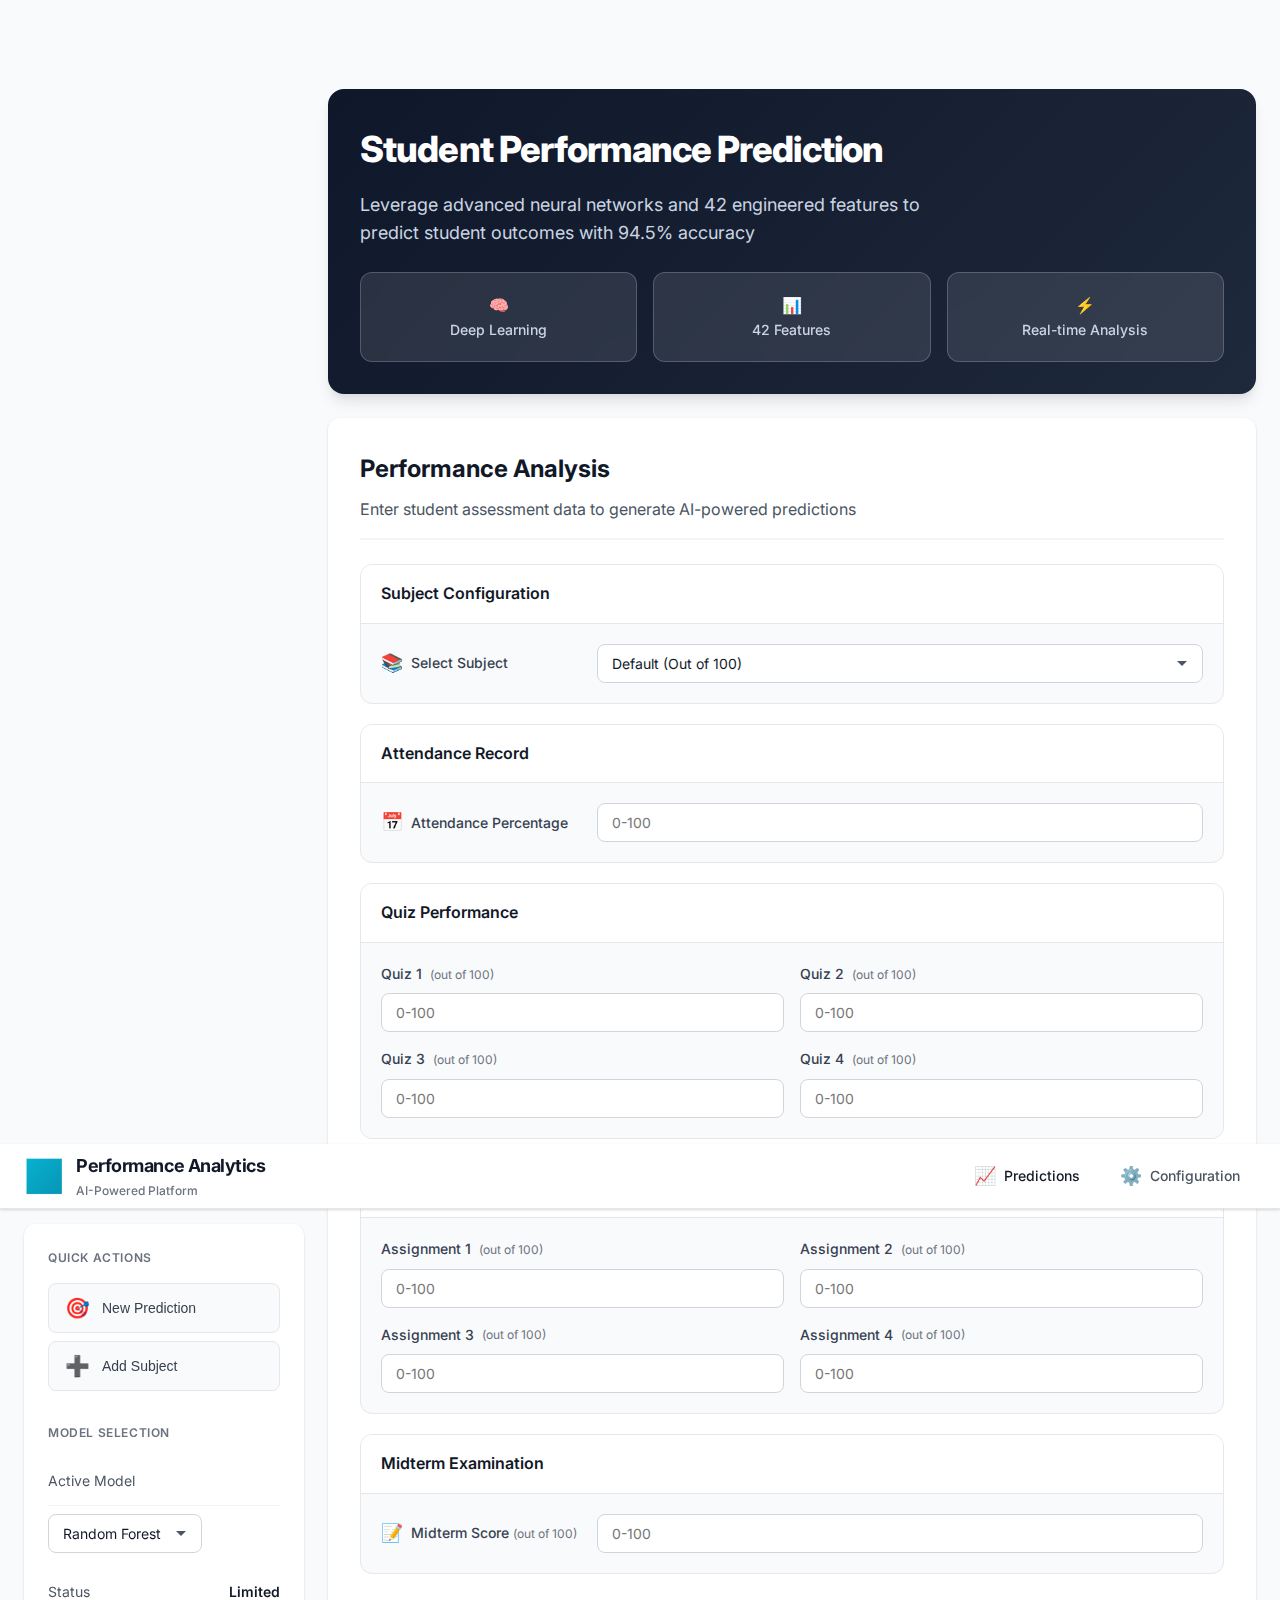
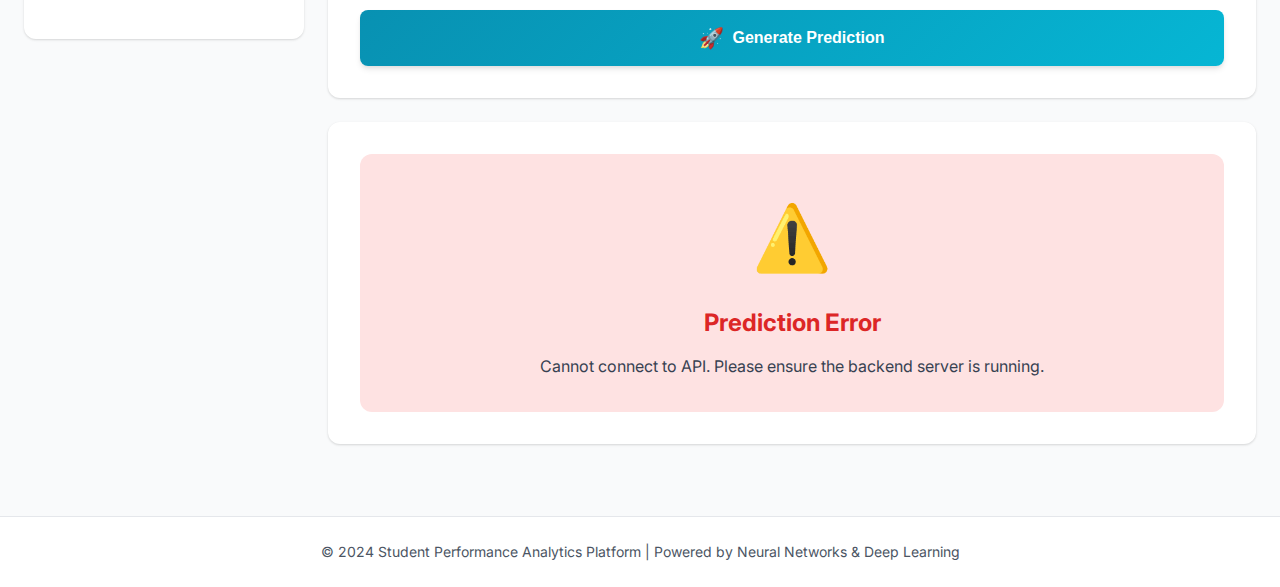
<file: frontend/index.html>
<!DOCTYPE html>
<html lang="en">

<head>
    <meta charset="UTF-8">
    <meta name="viewport" content="width=device-width, initial-scale=1.0">
    <title>Student Performance Analytics | AI-Powered Prediction Platform</title>
    <meta name="description"
        content="Enterprise-grade student performance prediction platform powered by deep learning">
    <link rel="preconnect" href="https://fonts.googleapis.com">
    <link rel="preconnect" href="https://fonts.gstatic.com" crossorigin>
    <link href="https://fonts.googleapis.com/css2?family=Inter:wght@300;400;500;600;700;800&display=swap"
        rel="stylesheet">
    <link rel="stylesheet" href="styles.css">
</head>

<body>
    <!-- Navigation Bar -->
    <nav class="navbar">
        <div class="nav-container">
            <div class="nav-brand">
                <div class="brand-icon">📊</div>
                <div class="brand-text">
                    <span class="brand-name">Performance Analytics</span>
                    <span class="brand-subtitle">AI-Powered Platform</span>
                </div>
            </div>
            <div class="nav-links">
                <a href="index.html" class="nav-link active">
                    <span class="nav-icon">📈</span>
                    <span>Predictions</span>
                </a>
                <a href="config.html" class="nav-link">
                    <span class="nav-icon">⚙️</span>
                    <span>Configuration</span>
                </a>
            </div>
        </div>
    </nav>

    <!-- Main Container -->
    <div class="main-container">
        <!-- Sidebar -->
        <aside class="sidebar">
            <div class="sidebar-section">
                <h3 class="sidebar-title">Quick Actions</h3>
                <button class="sidebar-btn"
                    onclick="document.getElementById('prediction-form').scrollIntoView({behavior: 'smooth'})">
                    <span class="sidebar-btn-icon">🎯</span>
                    <span>New Prediction</span>
                </button>
                <button class="sidebar-btn" onclick="window.location.href='config.html'">
                    <span class="sidebar-btn-icon">➕</span>
                    <span>Add Subject</span>
                </button>
            </div>

            <div class="sidebar-section">
                <h3 class="sidebar-title">Model Selection</h3>
                <div class="info-item">
                    <span class="info-label">Active Model</span>
                </div>
                <select id="model-select" class="form-input" style="margin-top: 0.5rem;">
                    <option value="random_forest">Random Forest</option>
                </select>
                <div class="info-item" style="margin-top: 1rem;">
                    <span class="info-label">Status</span>
                    <span class="info-value" id="model-status">Ready</span>
                </div>
            </div>
        </aside>

        <!-- Main Content -->
        <main class="content">
            <!-- Hero Section -->
            <section class="hero">
                <div class="hero-content">
                    <h1 class="hero-title">Student Performance Prediction</h1>
                    <p class="hero-subtitle">Leverage advanced neural networks and 42 engineered features to predict
                        student outcomes with 94.5% accuracy</p>
                </div>
                <div class="hero-stats">
                    <div class="stat-card">
                        <div class="stat-icon">🧠</div>
                        <div class="stat-label">Deep Learning</div>
                    </div>
                    <div class="stat-card">
                        <div class="stat-icon">📊</div>
                        <div class="stat-label">42 Features</div>
                    </div>
                    <div class="stat-card">
                        <div class="stat-icon">⚡</div>
                        <div class="stat-label">Real-time Analysis</div>
                    </div>
                </div>
            </section>

            <!-- Prediction Form -->
            <section class="section">
                <div class="section-header">
                    <h2 class="section-title">Performance Analysis</h2>
                    <p class="section-description">Enter student assessment data to generate AI-powered predictions</p>
                </div>

                <form id="prediction-form" class="prediction-form">
                    <!-- Subject Selection -->
                    <div class="form-card">
                        <div class="form-card-header">
                            <h3 class="form-card-title">Subject Configuration</h3>
                        </div>
                        <div class="form-card-body">
                            <div class="form-group-inline">
                                <label for="subject-select" class="form-label">
                                    <span class="label-icon">📚</span>
                                    <span>Select Subject</span>
                                </label>
                                <select id="subject-select" name="subject-select" class="form-input">
                                    <option value="default">Default Configuration (100 marks each)</option>
                                </select>
                            </div>
                        </div>
                    </div>

                    <!-- Attendance -->
                    <div class="form-card">
                        <div class="form-card-header">
                            <h3 class="form-card-title">Attendance Record</h3>
                        </div>
                        <div class="form-card-body">
                            <div class="form-group-inline">
                                <label for="attendance" class="form-label">
                                    <span class="label-icon">📅</span>
                                    <span>Attendance Percentage</span>
                                </label>
                                <input type="number" id="attendance" name="attendance" class="form-input" min="0"
                                    max="100" step="0.01" placeholder="0-100" required>
                            </div>
                        </div>
                    </div>

                    <!-- Quizzes -->
                    <div class="form-card">
                        <div class="form-card-header">
                            <h3 class="form-card-title">Quiz Performance</h3>
                        </div>
                        <div class="form-card-body">
                            <div class="form-grid">
                                <div class="form-group" id="quiz1-group">
                                    <label for="quiz1" class="form-label">Quiz 1 <span class="total-marks"
                                            id="quiz1-total">(out of 100)</span></label>
                                    <input type="number" id="quiz1" name="quiz1" class="form-input" min="0" max="100"
                                        step="0.01" placeholder="0-100" required>
                                </div>
                                <div class="form-group" id="quiz2-group">
                                    <label for="quiz2" class="form-label">Quiz 2 <span class="total-marks"
                                            id="quiz2-total">(out of 100)</span></label>
                                    <input type="number" id="quiz2" name="quiz2" class="form-input" min="0" max="100"
                                        step="0.01" placeholder="0-100" required>
                                </div>
                                <div class="form-group" id="quiz3-group">
                                    <label for="quiz3" class="form-label">Quiz 3 <span class="total-marks"
                                            id="quiz3-total">(out of 100)</span></label>
                                    <input type="number" id="quiz3" name="quiz3" class="form-input" min="0" max="100"
                                        step="0.01" placeholder="0-100" required>
                                </div>
                                <div class="form-group" id="quiz4-group">
                                    <label for="quiz4" class="form-label">Quiz 4 <span class="total-marks"
                                            id="quiz4-total">(out of 100)</span></label>
                                    <input type="number" id="quiz4" name="quiz4" class="form-input" min="0" max="100"
                                        step="0.01" placeholder="0-100" required>
                                </div>
                            </div>
                        </div>
                    </div>

                    <!-- Assignments -->
                    <div class="form-card">
                        <div class="form-card-header">
                            <h3 class="form-card-title">Assignment Performance</h3>
                        </div>
                        <div class="form-card-body">
                            <div class="form-grid">
                                <div class="form-group" id="assignment1-group">
                                    <label for="assignment1" class="form-label">Assignment 1 <span class="total-marks"
                                            id="assignment1-total">(out of 100)</span></label>
                                    <input type="number" id="assignment1" name="assignment1" class="form-input" min="0"
                                        max="100" step="0.01" placeholder="0-100" required>
                                </div>
                                <div class="form-group" id="assignment2-group">
                                    <label for="assignment2" class="form-label">Assignment 2 <span class="total-marks"
                                            id="assignment2-total">(out of 100)</span></label>
                                    <input type="number" id="assignment2" name="assignment2" class="form-input" min="0"
                                        max="100" step="0.01" placeholder="0-100" required>
                                </div>
                                <div class="form-group" id="assignment3-group">
                                    <label for="assignment3" class="form-label">Assignment 3 <span class="total-marks"
                                            id="assignment3-total">(out of 100)</span></label>
                                    <input type="number" id="assignment3" name="assignment3" class="form-input" min="0"
                                        max="100" step="0.01" placeholder="0-100" required>
                                </div>
                                <div class="form-group" id="assignment4-group">
                                    <label for="assignment4" class="form-label">Assignment 4 <span class="total-marks"
                                            id="assignment4-total">(out of 100)</span></label>
                                    <input type="number" id="assignment4" name="assignment4" class="form-input" min="0"
                                        max="100" step="0.01" placeholder="0-100" required>
                                </div>
                            </div>
                        </div>
                    </div>

                    <!-- Midterm -->
                    <div class="form-card">
                        <div class="form-card-header">
                            <h3 class="form-card-title">Midterm Examination</h3>
                        </div>
                        <div class="form-card-body">
                            <div class="form-group-inline" id="midterm-group">
                                <label for="midterm" class="form-label">
                                    <span class="label-icon">📝</span>
                                    <span>Midterm Score <span class="total-marks" id="midterm-total">(out of
                                            100)</span></span>
                                </label>
                                <input type="number" id="midterm" name="midterm" class="form-input" min="0" max="100"
                                    step="0.01" placeholder="0-100" required>
                            </div>
                        </div>
                    </div>

                    <!-- Submit Button -->
                    <button type="submit" class="submit-btn" id="predict-btn">
                        <span class="btn-icon">🚀</span>
                        <span class="btn-text">Generate Prediction</span>
                    </button>
                </form>
            </section>

            <!-- Results Section -->
            <section class="section" id="results-section" style="display: none;">
                <div class="header-content">
                    <h2 class="section-title">Analysis Results</h2>
                    <p class="section-description">AI-generated performance assessment</p>
                </div>

                <div style="text-align: right; margin-bottom: 20px;">
                    <button id="download-report-btn" class="btn btn-secondary"
                        style="display: flex; align-items: center; gap: 8px; font-size: 0.9rem; padding: 0.5rem 1rem;">
                        <span>📄</span> Download Full Report
                    </button>
                </div>

                <div class="results-grid">
                    <!-- Pass/Fail Prediction -->
                    <div id="pass-fail-card" class="result-card">
                        <div class="result-icon">🎯</div>
                        <div class="result-title">Outcome</div>
                        <div id="pass-fail-value" class="result-value">--</div>
                        <div class="result-details">
                            <div class="detail-item">
                                <span class="detail-label">Confidence</span>
                                <span id="pass-fail-confidence" class="detail-value">--%</span>
                            </div>
                            <div class="detail-item">
                                <span class="detail-label">Probability</span>
                                <span id="pass-probability" class="detail-value">--%</span>
                            </div>
                        </div>
                    </div>

                    <!-- Score Card -->
                    <div class="result-card">
                        <div class="result-icon">📊</div>
                        <div class="result-title">Projected Score</div>
                        <div id="final-score-value" class="result-value">--</div>
                        <div class="result-details">
                            <div class="detail-item">
                                <span class="detail-label">Predicted Grade</span>
                                <span id="final-grade" class="detail-value">--</span>
                            </div>
                        </div>
                    </div>

                    <!-- Support Card -->
                    <div id="support-card" class="result-card">
                        <div class="result-icon">💡</div>
                        <div class="result-title">Support Needed</div>
                        <div id="support-value" class="result-value">--</div>
                        <div class="result-details">
                            <div class="detail-item">
                                <span class="detail-label">Certainty</span>
                                <span id="support-confidence" class="detail-value">--%</span>
                            </div>
                        </div>
                    </div>
                </div>

                <!-- Comparison Container -->
                <div id="comparison-container" style="display: none;"></div>

                <div id="recommendations-container">
                    <!-- Assessment & Recommendation -->
                    <div class="assessment-card">
                        <h3 class="assessment-title">Analysis</h3>
                        <p id="overall-assessment">--</p>
                    </div>

                    <div class="recommendation-card">
                        <h3 class="recommendation-title">Recommendation</h3>
                        <p id="recommendation">--</p>
                    </div>

                    <!-- Feature Analysis -->
                    <div class="feature-analysis-card">
                        <h3 class="assessment-title">Feature Analysis</h3>
                        <p class="assessment-text" style="margin-bottom: 1rem;">Calculated features used by the <span
                                id="model-name-display">selected</span> model (<span id="feature-count">0</span>
                            features)</p>
                        <div id="features-grid" class="features-grid">
                            <!-- Features will be inserted here -->
                        </div>
                    </div>
                </div>
            </section>

            <!-- Error Section -->
            <section class="section" id="error-section" style="display: none;">
                <div class="error-card">
                    <div class="error-icon">⚠️</div>
                    <h3 class="error-title">Prediction Error</h3>
                    <p class="error-message" id="error-message"></p>
                </div>
            </section>
        </main>
    </div>

    <!-- Footer -->
    <footer class="footer">
        <div class="footer-content">
            <p>&copy; 2024 Student Performance Analytics Platform | Powered by Neural Networks & Deep Learning</p>
        </div>
    </footer>

    <script src="script.js?v=2.8"></script>
</body>

</html>
</file>
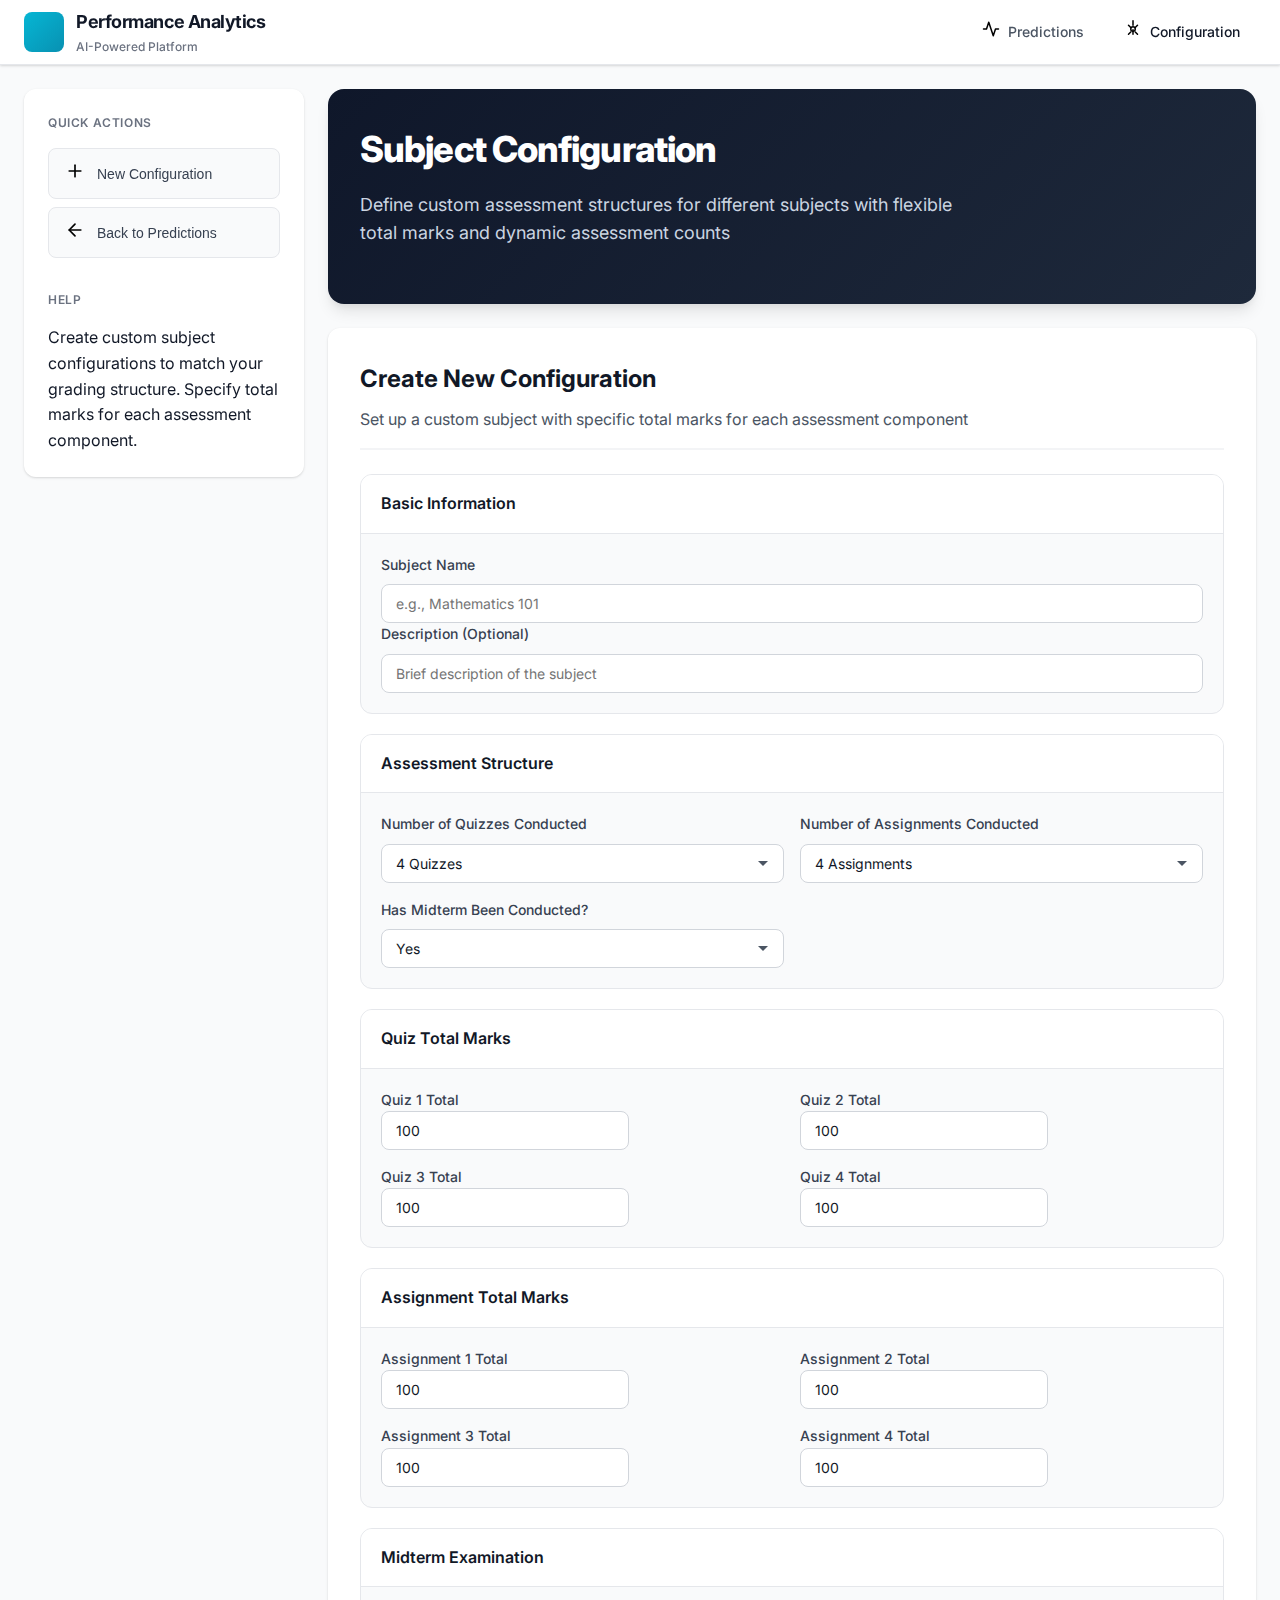
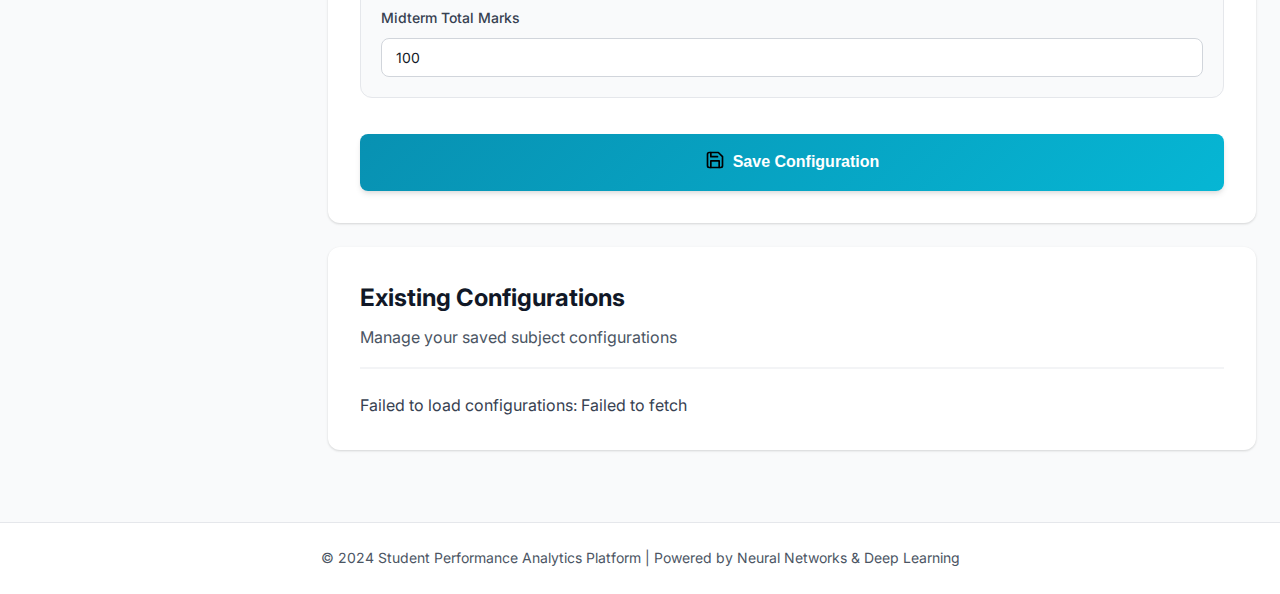
<file: frontend/config.html>
<!DOCTYPE html>
<html lang="en">

<head>
    <meta charset="UTF-8">
    <meta name="viewport" content="width=device-width, initial-scale=1.0">
    <title>Subject Configuration | Performance Analytics Platform</title>
    <meta name="description" content="Configure custom subject assessment structures">
    <link rel="preconnect" href="https://fonts.googleapis.com">
    <link rel="preconnect" href="https://fonts.gstatic.com" crossorigin>
    <link href="https://fonts.googleapis.com/css2?family=Inter:wght@300;400;500;600;700;800&display=swap"
        rel="stylesheet">
    <link rel="stylesheet" href="styles.css">
    <link rel="stylesheet" href="icon-styles.css">
</head>

<body>
    <!-- Navigation Bar -->
    <nav class="navbar">
        <div class="nav-container">
            <div class="nav-brand">
                <div class="brand-icon"></div>
                <div class="brand-text">
                    <span class="brand-name">Performance Analytics</span>
                    <span class="brand-subtitle">AI-Powered Platform</span>
                </div>
            </div>
            <div class="nav-links">
                <a href="index.html" class="nav-link">
                    <span class="nav-icon icon-chart"></span>
                    <span>Predictions</span>
                </a>
                <a href="config.html" class="nav-link active">
                    <span class="nav-icon icon-settings"></span>
                    <span>Configuration</span>
                </a>
            </div>
        </div>
    </nav>

    <!-- Main Container -->
    <div class="main-container">
        <!-- Sidebar -->
        <aside class="sidebar">
            <div class="sidebar-section">
                <h3 class="sidebar-title">Quick Actions</h3>
                <button class="sidebar-btn"
                    onclick="document.getElementById('config-form').scrollIntoView({behavior: 'smooth'})">
                    <span class="sidebar-btn-icon icon-plus"></span>
                    <span>New Configuration</span>
                </button>
                <button class="sidebar-btn" onclick="window.location.href='index.html'">
                    <span class="sidebar-btn-icon icon-arrow-left"></span>
                    <span>Back to Predictions</span>
                </button>
            </div>

            <div class="sidebar-section">
                <h3 class="sidebar-title">Help</h3>
                <p class="sidebar-help">Create custom subject configurations to match your grading structure. Specify
                    total marks for each assessment component.</p>
            </div>
        </aside>

        <!-- Main Content -->
        <main class="content">
            <!-- Hero Section -->
            <section class="hero">
                <div class="hero-content">
                    <h1 class="hero-title">Subject Configuration</h1>
                    <p class="hero-subtitle">Define custom assessment structures for different subjects with flexible
                        total marks and dynamic assessment counts</p>
                </div>
            </section>

            <!-- Create Configuration Form -->
            <section class="section">
                <div class="section-header">
                    <h2 class="section-title">Create New Configuration</h2>
                    <p class="section-description">Set up a custom subject with specific total marks for each assessment
                        component</p>
                </div>

                <form id="config-form" class="prediction-form">
                    <!-- Basic Information -->
                    <div class="form-card">
                        <div class="form-card-header">
                            <h3 class="form-card-title">Basic Information</h3>
                        </div>
                        <div class="form-card-body">
                            <div class="form-group">
                                <label for="subject-name" class="form-label">
                                    Subject Name
                                </label>
                                <input type="text" id="subject-name" name="subject-name" class="form-input"
                                    placeholder="e.g., Mathematics 101" required>
                            </div>
                            <div class="form-group">
                                <label for="subject-description" class="form-label">
                                    Description (Optional)
                                </label>
                                <input type="text" id="subject-description" name="subject-description"
                                    class="form-input" placeholder="Brief description of the subject">
                            </div>
                        </div>
                    </div>

                    <!-- Assessment Counts -->
                    <div class="form-card">
                        <div class="form-card-header">
                            <h3 class="form-card-title">Assessment Structure</h3>
                        </div>
                        <div class="form-card-body">
                            <div class="form-grid">
                                <div class="form-group">
                                    <label for="num-quizzes" class="form-label">Number of Quizzes Conducted</label>
                                    <select id="num-quizzes" name="num-quizzes" class="form-input">
                                        <option value="1">1 Quiz</option>
                                        <option value="2">2 Quizzes</option>
                                        <option value="3">3 Quizzes</option>
                                        <option value="4" selected>4 Quizzes</option>
                                    </select>
                                </div>
                                <div class="form-group">
                                    <label for="num-assignments" class="form-label">Number of Assignments
                                        Conducted</label>
                                    <select id="num-assignments" name="num-assignments" class="form-input">
                                        <option value="1">1 Assignment</option>
                                        <option value="2">2 Assignments</option>
                                        <option value="3">3 Assignments</option>
                                        <option value="4" selected>4 Assignments</option>
                                    </select>
                                </div>
                                <div class="form-group">
                                    <label for="has-midterm" class="form-label">Has Midterm Been Conducted?</label>
                                    <select id="has-midterm" name="has-midterm" class="form-input">
                                        <option value="true" selected>Yes</option>
                                        <option value="false">No</option>
                                    </select>
                                </div>
                            </div>
                        </div>
                    </div>

                    <!-- Quiz Totals -->
                    <div class="form-card">
                        <div class="form-card-header">
                            <h3 class="form-card-title">Quiz Total Marks</h3>
                        </div>
                        <div class="form-card-body">
                            <div class="form-grid">
                                <div class="form-group" id="quiz1-total-group">
                                    <label for="quiz1-total" class="form-label">Quiz 1 Total</label>
                                    <input type="number" id="quiz1-total" name="quiz1-total" class="form-input" min="1"
                                        value="100" required>
                                </div>
                                <div class="form-group" id="quiz2-total-group">
                                    <label for="quiz2-total" class="form-label">Quiz 2 Total</label>
                                    <input type="number" id="quiz2-total" name="quiz2-total" class="form-input" min="1"
                                        value="100" required>
                                </div>
                                <div class="form-group" id="quiz3-total-group">
                                    <label for="quiz3-total" class="form-label">Quiz 3 Total</label>
                                    <input type="number" id="quiz3-total" name="quiz3-total" class="form-input" min="1"
                                        value="100" required>
                                </div>
                                <div class="form-group" id="quiz4-total-group">
                                    <label for="quiz4-total" class="form-label">Quiz 4 Total</label>
                                    <input type="number" id="quiz4-total" name="quiz4-total" class="form-input" min="1"
                                        value="100" required>
                                </div>
                            </div>
                        </div>
                    </div>

                    <!-- Assignment Totals -->
                    <div class="form-card">
                        <div class="form-card-header">
                            <h3 class="form-card-title">Assignment Total Marks</h3>
                        </div>
                        <div class="form-card-body">
                            <div class="form-grid">
                                <div class="form-group" id="assignment1-total-group">
                                    <label for="assignment1-total" class="form-label">Assignment 1 Total</label>
                                    <input type="number" id="assignment1-total" name="assignment1-total"
                                        class="form-input" min="1" value="100" required>
                                </div>
                                <div class="form-group" id="assignment2-total-group">
                                    <label for="assignment2-total" class="form-label">Assignment 2 Total</label>
                                    <input type="number" id="assignment2-total" name="assignment2-total"
                                        class="form-input" min="1" value="100" required>
                                </div>
                                <div class="form-group" id="assignment3-total-group">
                                    <label for="assignment3-total" class="form-label">Assignment 3 Total</label>
                                    <input type="number" id="assignment3-total" name="assignment3-total"
                                        class="form-input" min="1" value="100" required>
                                </div>
                                <div class="form-group" id="assignment4-total-group">
                                    <label for="assignment4-total" class="form-label">Assignment 4 Total</label>
                                    <input type="number" id="assignment4-total" name="assignment4-total"
                                        class="form-input" min="1" value="100" required>
                                </div>
                            </div>
                        </div>
                    </div>

                    <!-- Midterm Total -->
                    <div class="form-card">
                        <div class="form-card-header">
                            <h3 class="form-card-title">Midterm Examination</h3>
                        </div>
                        <div class="form-card-body">
                            <div class="form-group">
                                <label for="midterm-total" class="form-label">
                                    Midterm Total Marks
                                </label>
                                <input type="number" id="midterm-total" name="midterm-total" class="form-input" min="1"
                                    value="100" required>
                            </div>
                        </div>
                    </div>

                    <!-- Submit Button -->
                    <button type="submit" class="submit-btn" id="save-config-btn">
                        <span class="btn-icon icon-save"></span>
                        <span class="btn-text">Save Configuration</span>
                    </button>
                </form>
            </section>

            <!-- Existing Configurations -->
            <section class="section" id="configs-section">
                <div class="section-header">
                    <h2 class="section-title">Existing Configurations</h2>
                    <p class="section-description">Manage your saved subject configurations</p>
                </div>

                <div id="configs-list" class="configs-list">
                    <p class="loading-message">Loading configurations...</p>
                </div>
            </section>

            <!-- Success/Error Messages -->
            <section class="section" id="success-section" style="display: none;">
                <div class="success-card">
                    <div class="success-icon icon-check-circle"></div>
                    <h3 class="success-title" id="success-title">Success</h3>
                    <p class="success-message" id="success-message"></p>
                </div>
            </section>

            <section class="section" id="error-section" style="display: none;">
                <div class="error-card">
                    <div class="error-icon icon-alert-triangle"></div>
                    <h3 class="error-title">Error</h3>
                    <p class="error-message" id="error-message"></p>
                </div>
            </section>
        </main>
    </div>

    <!-- Footer -->
    <footer class="footer">
        <div class="footer-content">
            <p>&copy; 2024 Student Performance Analytics Platform | Powered by Neural Networks & Deep Learning</p>
        </div>
    </footer>

    <script src="config.js?v=4"></script>
</body>

</html>
</file>
<file: frontend/icon-styles.css>
/* ========== Professional CSS Icons ========== */
/* Using CSS pseudo-elements to create clean, scalable icons */

/* Icon Base Styles */
.icon-chart::before,
.icon-settings::before,
.icon-plus::before,
.icon-arrow-left::before,
.icon-save::before,
.icon-check-circle::before,
.icon-alert-triangle::before {
    display: inline-block;
    width: 1.25em;
    height: 1.25em;
    content: '';
    background-size: contain;
    background-repeat: no-repeat;
    background-position: center;
}

/* Chart Icon (Line graph) */
.icon-chart::before {
    background-image: url("data:image/svg+xml,%3Csvg xmlns='http://www.w3.org/2000/svg' viewBox='0 0 24 24' fill='none' stroke='currentColor' stroke-width='2' stroke-linecap='round' stroke-linejoin='round'%3E%3Cpolyline points='22 12 18 12 15 21 9 3 6 12 2 12'%3E%3C/polyline%3E%3C/svg%3E");
}

/* Settings Icon (Gear) */
.icon-settings::before {
    background-image: url("data:image/svg+xml,%3Csvg xmlns='http://www.w3.org/2000/svg' viewBox='0 0 24 24' fill='none' stroke='currentColor' stroke-width='2' stroke-linecap='round' stroke-linejoin='round'%3E%3Ccircle cx='12' cy='12' r='3'%3E%3C/circle%3E%3Cpath d='M12 1v6m0 6v6m6-12l-3 3m-6 6l-3 3m12-12l-3 3m-6 6l-3 3m12 0l-3-3m-6-6l-3-3'%3E%3C/path%3E%3C/svg%3E");
}

/* Plus Icon */
.icon-plus::before {
    background-image: url("data:image/svg+xml,%3Csvg xmlns='http://www.w3.org/2000/svg' viewBox='0 0 24 24' fill='none' stroke='currentColor' stroke-width='2' stroke-linecap='round' stroke-linejoin='round'%3E%3Cline x1='12' y1='5' x2='12' y2='19'%3E%3C/line%3E%3Cline x1='5' y1='12' x2='19' y2='12'%3E%3C/line%3E%3C/svg%3E");
}

/* Arrow Left Icon */
.icon-arrow-left::before {
    background-image: url("data:image/svg+xml,%3Csvg xmlns='http://www.w3.org/2000/svg' viewBox='0 0 24 24' fill='none' stroke='currentColor' stroke-width='2' stroke-linecap='round' stroke-linejoin='round'%3E%3Cline x1='19' y1='12' x2='5' y2='12'%3E%3C/line%3E%3Cpolyline points='12 19 5 12 12 5'%3E%3C/polyline%3E%3C/svg%3E");
}

/* Save Icon (Floppy disk) */
.icon-save::before {
    background-image: url("data:image/svg+xml,%3Csvg xmlns='http://www.w3.org/2000/svg' viewBox='0 0 24 24' fill='none' stroke='currentColor' stroke-width='2' stroke-linecap='round' stroke-linejoin='round'%3E%3Cpath d='M19 21H5a2 2 0 0 1-2-2V5a2 2 0 0 1 2-2h11l5 5v11a2 2 0 0 1-2 2z'%3E%3C/path%3E%3Cpolyline points='17 21 17 13 7 13 7 21'%3E%3C/polyline%3E%3Cpolyline points='7 3 7 8 15 8'%3E%3C/polyline%3E%3C/svg%3E");
}

/* Check Circle Icon (Success) */
.icon-check-circle::before {
    background-image: url("data:image/svg+xml,%3Csvg xmlns='http://www.w3.org/2000/svg' viewBox='0 0 24 24' fill='none' stroke='%2310b981' stroke-width='2' stroke-linecap='round' stroke-linejoin='round'%3E%3Cpath d='M22 11.08V12a10 10 0 1 1-5.93-9.14'%3E%3C/path%3E%3Cpolyline points='22 4 12 14.01 9 11.01'%3E%3C/polyline%3E%3C/svg%3E");
}

/* Alert Triangle Icon (Error/Warning) */
.icon-alert-triangle::before {
    background-image: url("data:image/svg+xml,%3Csvg xmlns='http://www.w3.org/2000/svg' viewBox='0 0 24 24' fill='none' stroke='%23ef4444' stroke-width='2' stroke-linecap='round' stroke-linejoin='round'%3E%3Cpath d='M10.29 3.86L1.82 18a2 2 0 0 0 1.71 3h16.94a2 2 0 0 0 1.71-3L13.71 3.86a2 2 0 0 0-3.42 0z'%3E%3C/path%3E%3Cline x1='12' y1='9' x2='12' y2='13'%3E%3C/line%3E%3Cline x1='12' y1='17' x2='12.01' y2='17'%3E%3C/line%3E%3C/svg%3E");
}

/* Size adjustments for different contexts */
.success-icon.icon-check-circle::before,
.error-icon.icon-alert-triangle::before {
    width: 4rem;
    height: 4rem;
}

.btn-icon.icon-save::before {
    width: 1.25rem;
    height: 1.25rem;
}

.nav-icon::before {
    width: 1.125rem;
    height: 1.125rem;
}

.sidebar-btn-icon::before {
    width: 1.25rem;
    height: 1.25rem;
}

/* Brand Icon - Modern gradient circle */
.brand-icon {
    width: 40px;
    height: 40px;
    background: linear-gradient(135deg, #06b6d4, #0891b2);
    border-radius: 8px;
    display: flex;
    align-items: center;
    justify-content: center;
    position: relative;
}

.brand-icon::before {
    content: 'PA';
    color: white;
    font-weight: 700;
    font-size: 16px;
    letter-spacing: -0.5px;
}
</file>
<file: frontend/styles.css>
/* ========== Professional Enterprise UI - Student Performance Analytics ========== */

/* ===== CSS Reset ===== */
* {
    margin: 0;
    padding: 0;
    box-sizing: border-box;
}

/* ===== Design Tokens ===== */
:root {
    /* Brand Colors - Professional Navy & Teal */
    --primary-900: #0f172a;
    --primary-800: #1e293b;
    --primary-700: #334155;
    --primary-600: #475569;
    --primary-500: #64748b;
    --primary-400: #94a3b8;
    --primary-300: #cbd5e1;
    --primary-200: #e2e8f0;
    --primary-100: #f1f5f9;
    --primary-50: #f8fafc;

    /* Accent - Vibrant Teal */
    --accent-600: #0891b2;
    --accent-500: #06b6d4;
    --accent-400: #22d3ee;
    --accent-300: #67e8f9;

    /* Success */
    --success-600: #059669;
    --success-500: #10b981;
    --success-100: #d1fae5;

    /* Warning */
    --warning-600: #d97706;
    --warning-500: #f59e0b;
    --warning-100: #fef3c7;

    /* Error */
    --error-600: #dc2626;
    --error-500: #ef4444;
    --error-100: #fee2e2;

    /* Neutrals */
    --white: #ffffff;
    --gray-50: #f9fafb;
    --gray-100: #f3f4f6;
    --gray-200: #e5e7eb;
    --gray-300: #d1d5db;
    --gray-400: #9ca3af;
    --gray-500: #6b7280;
    --gray-600: #4b5563;
    --gray-700: #374151;
    --gray-800: #1f2937;
    --gray-900: #111827;

    /* Shadows */
    --shadow-xs: 0 1px 2px 0 rgba(0, 0, 0, 0.05);
    --shadow-sm: 0 1px 3px 0 rgba(0, 0, 0, 0.1), 0 1px 2px 0 rgba(0, 0, 0, 0.06);
    --shadow-md: 0 4px 6px -1px rgba(0, 0, 0, 0.1), 0 2px 4px -1px rgba(0, 0, 0, 0.06);
    --shadow-lg: 0 10px 15px -3px rgba(0, 0, 0, 0.1), 0 4px 6px -2px rgba(0, 0, 0, 0.05);
    --shadow-xl: 0 20px 25px -5px rgba(0, 0, 0, 0.1), 0 10px 10px -5px rgba(0, 0, 0, 0.04);

    /* Spacing */
    --space-1: 0.25rem;
    --space-2: 0.5rem;
    --space-3: 0.75rem;
    --space-4: 1rem;
    --space-5: 1.25rem;
    --space-6: 1.5rem;
    --space-8: 2rem;
    --space-10: 2.5rem;
    --space-12: 3rem;

    /* Border Radius */
    --radius-sm: 0.375rem;
    --radius-md: 0.5rem;
    --radius-lg: 0.75rem;
    --radius-xl: 1rem;

    /* Transitions */
    --transition: all 0.2s cubic-bezier(0.4, 0, 0.2, 1);
}

/* ===== Base Styles ===== */
body {
    font-family: 'Inter', -apple-system, BlinkMacSystemFont, 'Segoe UI', sans-serif;
    background: var(--gray-50);
    color: var(--gray-900);
    line-height: 1.6;
    -webkit-font-smoothing: antialiased;
    -moz-osx-font-smoothing: grayscale;
}

/* ===== Navigation Bar ===== */
.navbar {
    background: var(--white);
    border-bottom: 1px solid var(--gray-200);
    position: sticky;
    top: 0;
    z-index: 1000;
    box-shadow: var(--shadow-sm);
}

.nav-container {
    max-width: 1400px;
    margin: 0 auto;
    padding: 0 var(--space-6);
    display: flex;
    align-items: center;
    justify-content: space-between;
    height: 64px;
}

.nav-brand {
    display: flex;
    align-items: center;
    gap: var(--space-3);
}

.brand-icon {
    font-size: 2rem;
    background: linear-gradient(135deg, var(--accent-500), var(--accent-600));
    -webkit-background-clip: text;
    -webkit-text-fill-color: transparent;
    background-clip: text;
}

.brand-text {
    display: flex;
    flex-direction: column;
}

.brand-name {
    font-size: 1.125rem;
    font-weight: 700;
    color: var(--gray-900);
    letter-spacing: -0.025em;
}

.brand-subtitle {
    font-size: 0.75rem;
    color: var(--gray-500);
    font-weight: 500;
}

.nav-links {
    display: flex;
    gap: var(--space-2);
}

.nav-link {
    display: flex;
    align-items: center;
    gap: var(--space-2);
    padding: var(--space-2) var(--space-4);
    border-radius: var(--radius-md);
    color: var(--gray-600);
    text-decoration: none;
    font-size: 0.875rem;
    font-weight: 500;
    transition: var(--transition);
}

.nav-link:hover {
    background: var(--gray-100);
    color: var(--gray-900);
}

.nav-link.active {
    background: var(--accent-100);
    color: var(--accent-700);
}

.nav-icon {
    font-size: 1.125rem;
}

/* ===== Main Container ===== */
.main-container {
    max-width: 1400px;
    margin: 0 auto;
    display: grid;
    grid-template-columns: 280px 1fr;
    gap: var(--space-6);
    padding: var(--space-6);
    min-height: calc(100vh - 64px - 80px);
}

/* ===== Sidebar ===== */
.sidebar {
    background: var(--white);
    border-radius: var(--radius-lg);
    padding: var(--space-6);
    height: fit-content;
    position: sticky;
    top: 80px;
    box-shadow: var(--shadow-sm);
}

.sidebar-section {
    margin-bottom: var(--space-8);
}

.sidebar-section:last-child {
    margin-bottom: 0;
}

.sidebar-title {
    font-size: 0.75rem;
    font-weight: 600;
    text-transform: uppercase;
    letter-spacing: 0.05em;
    color: var(--gray-500);
    margin-bottom: var(--space-4);
}

.sidebar-btn {
    width: 100%;
    display: flex;
    align-items: center;
    gap: var(--space-3);
    padding: var(--space-3) var(--space-4);
    background: var(--gray-50);
    border: 1px solid var(--gray-200);
    border-radius: var(--radius-md);
    color: var(--gray-700);
    font-size: 0.875rem;
    font-weight: 500;
    cursor: pointer;
    transition: var(--transition);
    margin-bottom: var(--space-2);
}

.sidebar-btn:hover {
    background: var(--accent-50);
    border-color: var(--accent-200);
    color: var(--accent-700);
}

.sidebar-btn-icon {
    font-size: 1.25rem;
}

.info-item {
    display: flex;
    justify-content: space-between;
    align-items: center;
    padding: var(--space-3) 0;
    border-bottom: 1px solid var(--gray-100);
}

.info-item:last-child {
    border-bottom: none;
}

.info-label {
    font-size: 0.875rem;
    color: var(--gray-600);
}

.info-value {
    font-size: 0.875rem;
    font-weight: 600;
    color: var(--gray-900);
}

/* ===== Content Area ===== */
.content {
    display: flex;
    flex-direction: column;
    gap: var(--space-6);
}

/* ===== Hero Section ===== */
.hero {
    background: linear-gradient(135deg, var(--primary-900) 0%, var(--primary-800) 100%);
    border-radius: var(--radius-xl);
    padding: var(--space-8);
    color: var(--white);
    box-shadow: var(--shadow-lg);
}

.hero-content {
    margin-bottom: var(--space-6);
}

.hero-title {
    font-size: 2.25rem;
    font-weight: 800;
    margin-bottom: var(--space-3);
    letter-spacing: -0.025em;
}

.hero-subtitle {
    font-size: 1.125rem;
    color: var(--primary-300);
    font-weight: 400;
    max-width: 600px;
}

.hero-stats {
    display: grid;
    grid-template-columns: repeat(3, 1fr);
    gap: var(--space-4);
}

.stat-card {
    background: rgba(255, 255, 255, 0.1);
    backdrop-filter: blur(10px);
    border: 1px solid rgba(255, 255, 255, 0.2);
    border-radius: var(--radius-lg);
    padding: var(--space-5);
    text-align: center;
}

.stat-value {
    font-size: 2rem;
    font-weight: 700;
    color: var(--accent-300);
    margin-bottom: var(--space-1);
}

.stat-label {
    font-size: 0.875rem;
    color: var(--primary-300);
    font-weight: 500;
}

/* ===== Section ===== */
.section {
    background: var(--white);
    border-radius: var(--radius-lg);
    padding: var(--space-8);
    box-shadow: var(--shadow-sm);
}

.section-header {
    margin-bottom: var(--space-6);
    padding-bottom: var(--space-4);
    border-bottom: 2px solid var(--gray-100);
}

.section-title {
    font-size: 1.5rem;
    font-weight: 700;
    color: var(--gray-900);
    margin-bottom: var(--space-2);
}

.section-description {
    font-size: 1rem;
    color: var(--gray-600);
}

/* ===== Form Cards ===== */
.prediction-form {
    display: flex;
    flex-direction: column;
    gap: var(--space-5);
}

.form-card {
    background: var(--gray-50);
    border: 1px solid var(--gray-200);
    border-radius: var(--radius-lg);
    overflow: hidden;
    transition: var(--transition);
}

.form-card:hover {
    border-color: var(--accent-300);
    box-shadow: var(--shadow-md);
}

.form-card-header {
    background: var(--white);
    padding: var(--space-4) var(--space-5);
    border-bottom: 1px solid var(--gray-200);
}

.form-card-title {
    font-size: 1rem;
    font-weight: 600;
    color: var(--gray-900);
}

.form-card-body {
    padding: var(--space-5);
}

.form-grid {
    display: grid;
    grid-template-columns: repeat(2, 1fr);
    gap: var(--space-4);
}

.form-group {
    display: flex;
    flex-direction: column;
    gap: var(--space-2);
}

.form-group-inline {
    display: grid;
    grid-template-columns: 200px 1fr;
    gap: var(--space-4);
    align-items: center;
}

.form-label {
    font-size: 0.875rem;
    font-weight: 500;
    color: var(--gray-700);
    display: flex;
    align-items: center;
    gap: var(--space-2);
}

.label-icon {
    font-size: 1.125rem;
}

.form-input,
select.form-input {
    background: var(--white);
    border: 1px solid var(--gray-300);
    border-radius: var(--radius-md);
    padding: 0.625rem 0.875rem;
    font-size: 0.875rem;
    color: var(--gray-900);
    font-family: inherit;
    transition: var(--transition);
    outline: none;
}

.form-input:hover {
    border-color: var(--gray-400);
}

.form-input:focus {
    border-color: var(--accent-500);
    box-shadow: 0 0 0 3px rgba(6, 182, 212, 0.1);
}

select.form-input {
    cursor: pointer;
    appearance: none;
    background-image: url("data:image/svg+xml,%3Csvg xmlns='http://www.w3.org/2000/svg' width='12' height='12' viewBox='0 0 12 12'%3E%3Cpath fill='%234b5563' d='M6 9L1 4h10z'/%3E%3C/svg%3E");
    background-repeat: no-repeat;
    background-position: right 0.875rem center;
    padding-right: 2.5rem;
}

.total-marks {
    font-size: 0.75rem;
    color: var(--gray-500);
    font-weight: 400;
}

/* ===== Submit Button ===== */
.submit-btn {
    background: linear-gradient(135deg, var(--accent-600), var(--accent-500));
    border: none;
    border-radius: var(--radius-md);
    padding: var(--space-4) var(--space-6);
    font-size: 1rem;
    font-weight: 600;
    color: var(--white);
    cursor: pointer;
    transition: var(--transition);
    display: flex;
    align-items: center;
    justify-content: center;
    gap: var(--space-2);
    box-shadow: var(--shadow-md);
    margin-top: var(--space-4);
}

.submit-btn:hover {
    transform: translateY(-2px);
    box-shadow: var(--shadow-lg);
}

.submit-btn:active {
    transform: translateY(0);
}

.submit-btn.loading {
    opacity: 0.7;
    cursor: not-allowed;
}

.btn-icon {
    font-size: 1.25rem;
}

/* ===== Results Grid ===== */
.results-grid {
    display: grid;
    grid-template-columns: repeat(3, 1fr);
    gap: var(--space-5);
    margin-bottom: var(--space-6);
}

.result-card {
    background: var(--gray-50);
    border: 2px solid var(--gray-200);
    border-radius: var(--radius-lg);
    padding: var(--space-6);
    text-align: center;
    transition: var(--transition);
}

.result-card:hover {
    transform: translateY(-4px);
    box-shadow: var(--shadow-lg);
}

.result-card.pass {
    border-color: var(--success-500);
    background: linear-gradient(135deg, var(--success-100), var(--success-50));
}

.result-card.fail {
    border-color: var(--error-500);
    background: linear-gradient(135deg, var(--error-100), var(--error-50));
}

.result-card.support-yes {
    border-color: var(--warning-500);
    background: linear-gradient(135deg, var(--warning-100), var(--warning-50));
}

.result-card.support-no {
    border-color: var(--success-500);
    background: linear-gradient(135deg, var(--success-100), var(--success-50));
}

.result-icon {
    font-size: 3rem;
    margin-bottom: var(--space-3);
}

.result-title {
    font-size: 0.75rem;
    font-weight: 600;
    color: var(--gray-600);
    margin-bottom: var(--space-2);
    text-transform: uppercase;
    letter-spacing: 0.05em;
}

.result-value {
    font-size: 2.5rem;
    font-weight: 800;
    margin-bottom: var(--space-4);
    color: var(--gray-900);
}

.result-details {
    display: flex;
    flex-direction: column;
    gap: var(--space-2);
}

.detail-item {
    display: flex;
    justify-content: space-between;
    font-size: 0.875rem;
    padding: var(--space-2) 0;
    border-top: 1px solid rgba(0, 0, 0, 0.1);
}

.detail-label {
    color: var(--gray-600);
}

.detail-value {
    color: var(--gray-900);
    font-weight: 600;
}

/* ===== Assessment & Recommendation Cards ===== */
.assessment-card,
.recommendation-card {
    background: linear-gradient(135deg, var(--primary-50), var(--primary-100));
    border: 1px solid var(--primary-200);
    border-radius: var(--radius-lg);
    padding: var(--space-6);
    margin-bottom: var(--space-5);
}

.assessment-title,
.recommendation-title {
    font-size: 1.125rem;
    font-weight: 600;
    margin-bottom: var(--space-3);
    color: var(--primary-900);
}

.assessment-text,
.recommendation-text {
    color: var(--gray-700);
    font-size: 1rem;
    line-height: 1.6;
}

/* ===== Error Card ===== */
.error-card {
    background: var(--error-100);
    border: 1px solid var(--error-200);
    border-radius: var(--radius-lg);
    padding: var(--space-8);
    text-align: center;
}

.error-icon {
    font-size: 4rem;
    margin-bottom: var(--space-4);
}

.error-title {
    font-size: 1.5rem;
    font-weight: 700;
    margin-bottom: var(--space-3);
    color: var(--error-600);
}

.error-message {
    color: var(--gray-700);
    font-size: 1rem;
}

/* ===== Footer ===== */
.footer {
    background: var(--white);
    border-top: 1px solid var(--gray-200);
    margin-top: var(--space-12);
}

.footer-content {
    max-width: 1400px;
    margin: 0 auto;
    padding: var(--space-6);
    text-align: center;
    color: var(--gray-600);
    font-size: 0.875rem;
}

/* ===== Responsive Design ===== */
@media (max-width: 1024px) {
    .main-container {
        grid-template-columns: 1fr;
    }

    .sidebar {
        position: relative;
        top: 0;
    }

    .hero-stats {
        grid-template-columns: 1fr;
    }

    .results-grid {
        grid-template-columns: 1fr;
    }
}

@media (max-width: 768px) {
    .nav-container {
        padding: 0 var(--space-4);
    }

    .brand-name {
        font-size: 1rem;
    }

    .nav-links {
        gap: var(--space-1);
    }

    .nav-link span:not(.nav-icon) {
        display: none;
    }

    .hero {
        padding: var(--space-6);
    }

    .hero-title {
        font-size: 1.75rem;
    }

    .hero-subtitle {
        font-size: 1rem;
    }

    .form-grid {
        grid-template-columns: 1fr;
    }

    .form-group-inline {
        grid-template-columns: 1fr;
    }
}

/* ===== Animations ===== */
@keyframes fadeIn {
    from {
        opacity: 0;
        transform: translateY(10px);
    }

    to {
        opacity: 1;
        transform: translateY(0);
    }
}

.section {
    animation: fadeIn 0.4s ease-out;
}

/* ===== Configuration List Styles ===== */
.configs-list {
    display: flex;
    flex-direction: column;
    gap: var(--space-5);
}

.config-card {
    background: var(--white);
    border: 1px solid var(--gray-200);
    border-radius: var(--radius-lg);
    padding: var(--space-6);
    transition: var(--transition);
}

.config-card:hover {
    border-color: var(--accent-300);
    box-shadow: var(--shadow-md);
}

.config-header {
    display: flex;
    justify-content: space-between;
    align-items: center;
    margin-bottom: var(--space-3);
    padding-bottom: var(--space-3);
    border-bottom: 1px solid var(--gray-100);
}

.config-name {
    font-size: 1.125rem;
    font-weight: 700;
    color: var(--gray-900);
    display: flex;
    align-items: center;
    gap: var(--space-2);
}

.config-description {
    color: var(--gray-600);
    font-size: 0.875rem;
    margin-bottom: var(--space-4);
}

.config-meta {
    display: flex;
    flex-wrap: wrap;
    gap: var(--space-3);
    margin-bottom: var(--space-5);
}

.meta-badge {
    background: var(--primary-50);
    color: var(--primary-700);
    padding: var(--space-1) var(--space-3);
    border-radius: var(--radius-full, 9999px);
    font-size: 0.75rem;
    font-weight: 600;
    border: 1px solid var(--primary-200);
}

.config-details {
    background: var(--gray-50);
    border-radius: var(--radius-md);
    padding: var(--space-4);
    display: grid;
    grid-template-columns: repeat(3, 1fr);
    gap: var(--space-4);
}

.detail-group h4 {
    font-size: 0.75rem;
    text-transform: uppercase;
    color: var(--gray-500);
    margin-bottom: var(--space-2);
    font-weight: 600;
    letter-spacing: 0.05em;
}

.detail-values {
    display: flex;
    flex-wrap: wrap;
    gap: var(--space-2);
}

.badge {
    background: var(--white);
    border: 1px solid var(--gray-200);
    padding: 2px 8px;
    border-radius: 4px;
    font-size: 0.75rem;
    font-family: monospace;
    color: var(--gray-700);
}

.default-badge {
    background: var(--accent-100);
    color: var(--accent-700);
    padding: var(--space-2) var(--space-4);
    border-radius: var(--radius-md);
    font-size: 0.75rem;
    font-weight: 600;
}

.delete-btn {
    background: var(--error-50);
    color: var(--error-600);
    border: 1px solid var(--error-200);
    padding: var(--space-2) var(--space-4);
    border-radius: var(--radius-md);
    font-size: 0.875rem;
    font-weight: 500;
    cursor: pointer;
    transition: var(--transition);
    display: flex;
    align-items: center;
    gap: var(--space-2);
}

.delete-btn:hover {
    background: var(--error-100);
    border-color: var(--error-300);
    color: var(--error-700);
}

/* Responsive adjustments for config details */
@media (max-width: 768px) {
    .config-details {
        grid-template-columns: 1fr;
    }
}

/* ===== Feature Analysis Styles ===== */
.feature-analysis-card {
    background: linear-gradient(135deg, var(--gray-50), var(--primary-50));
    border: 1px solid var(--gray-200);
    border-radius: var(--radius-lg);
    padding: var(--space-6);
    margin-top: var(--space-5);
}

.features-grid {
    display: grid;
    grid-template-columns: repeat(auto-fill, minmax(220px, 1fr));
    gap: var(--space-3);
    margin-top: var(--space-4);
}

.feature-item {
    display: flex;
    justify-content: space-between;
    align-items: center;
    padding: var(--space-3) var(--space-4);
    background: var(--white);
    border-radius: var(--radius-md);
    border: 1px solid var(--gray-200);
    transition: var(--transition);
}

.feature-item:hover {
    border-color: var(--accent-300);
    box-shadow: var(--shadow-sm);
    transform: translateY(-1px);
}

.feature-name {
    font-size: 0.875rem;
    color: var(--gray-600);
    font-weight: 500;
}

.feature-value {
    font-size: 0.875rem;
    font-weight: 700;
    color: var(--accent-600);
    background: var(--accent-50);
    padding: var(--space-1) var(--space-2);
    border-radius: var(--radius-sm);
}

/* Responsive adjustments for features */
@media (max-width: 768px) {
    .features-grid {
        grid-template-columns: 1fr;
    }
}
</file>
